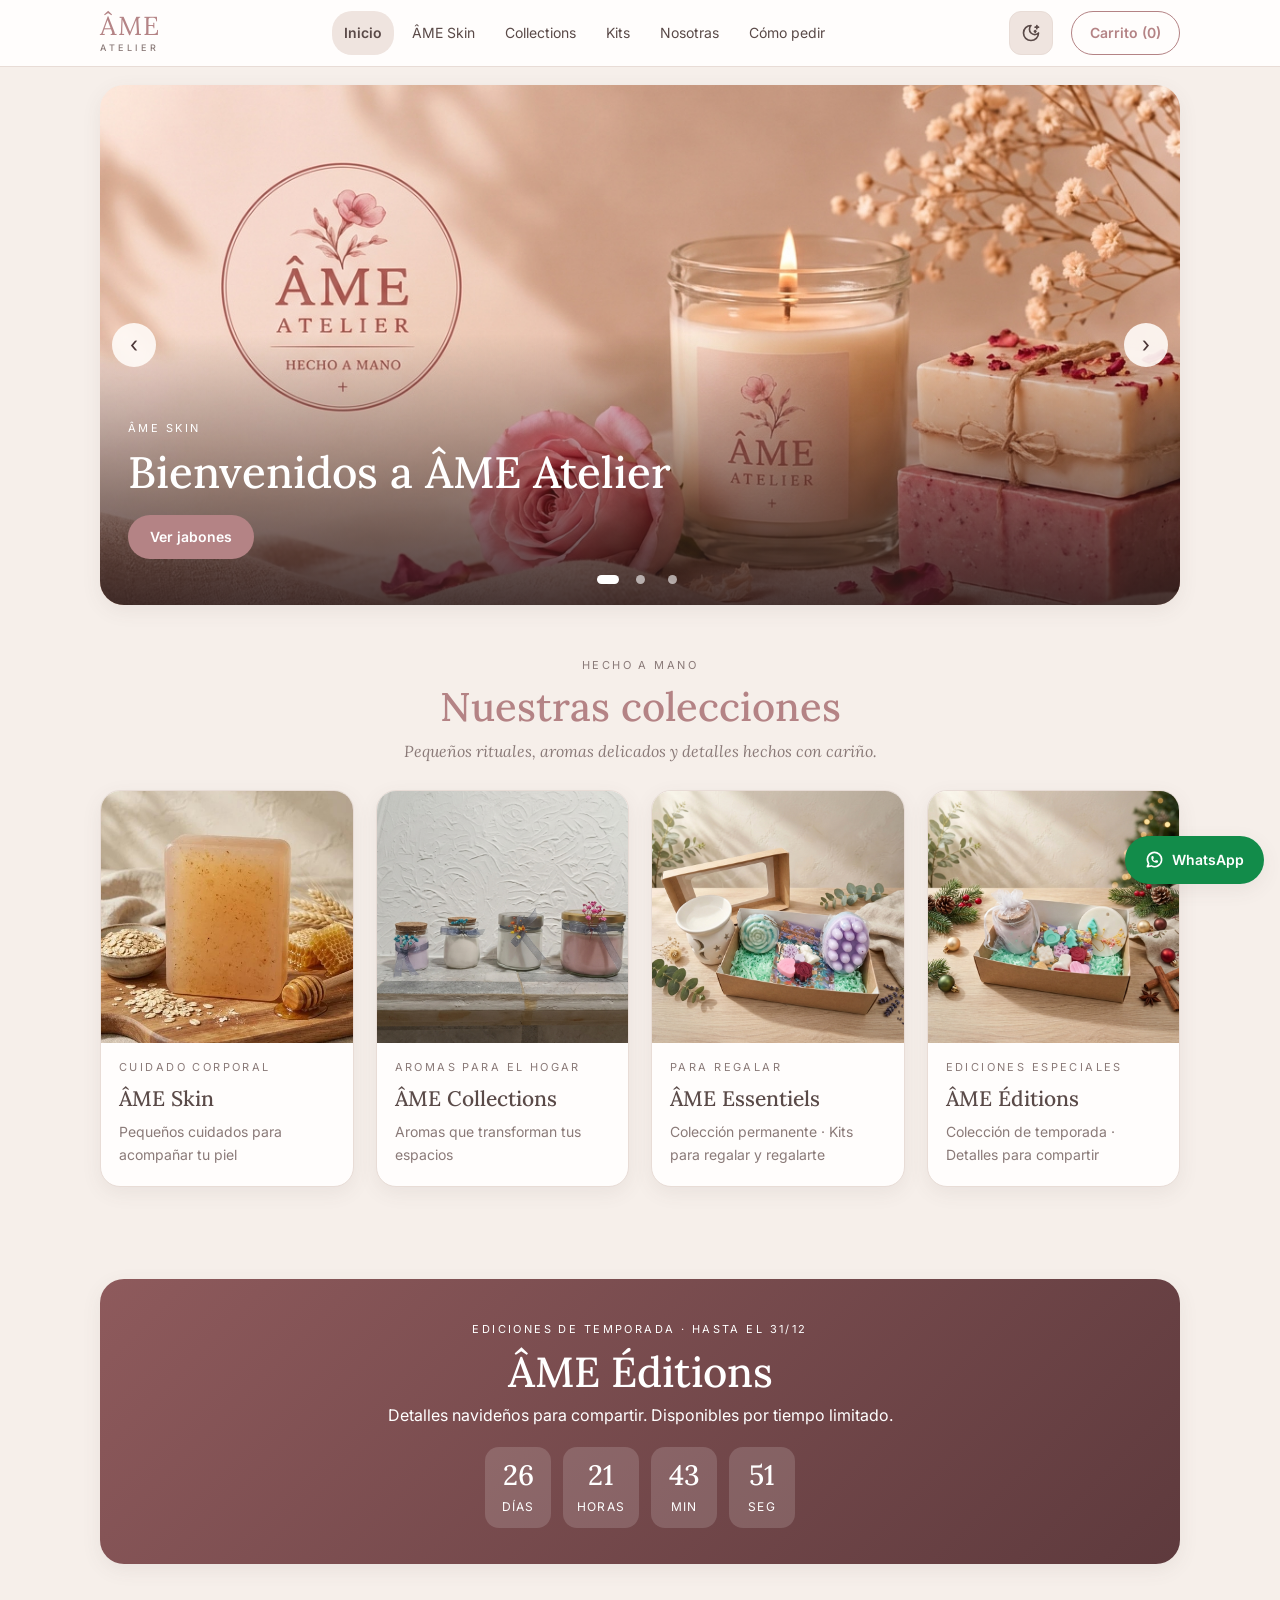
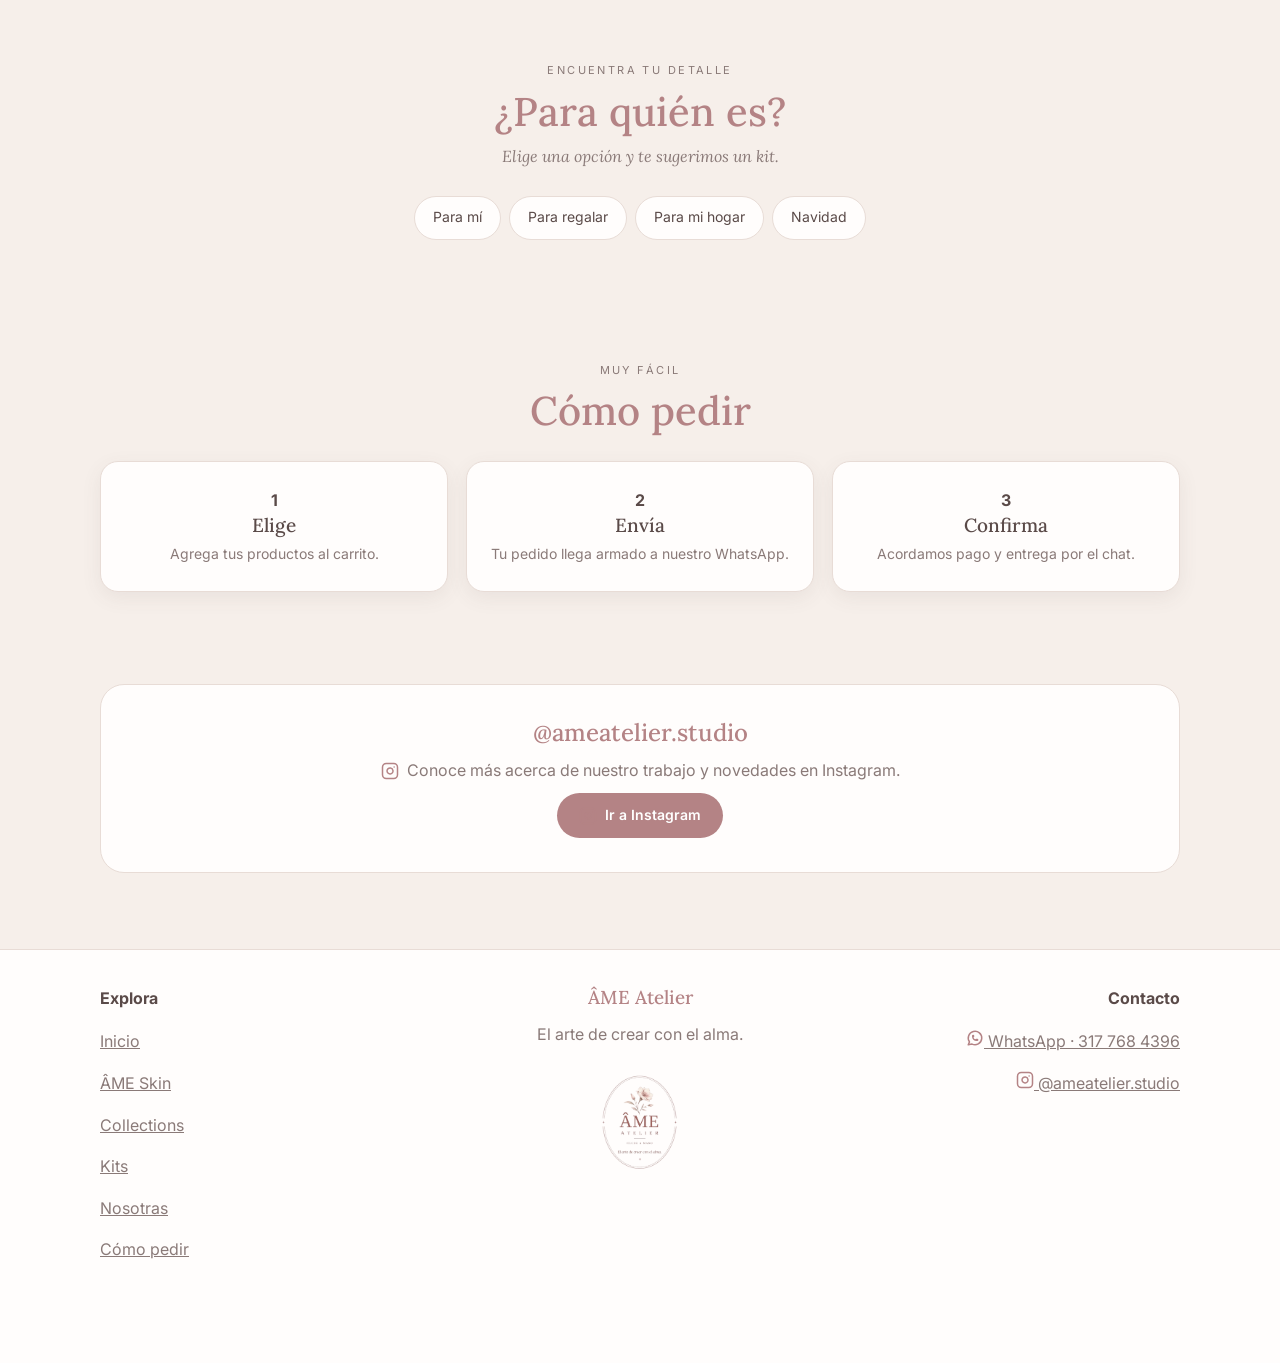
<file: index.html>
<!doctype html>
<html lang="es">

<head>
    <meta charset="utf-8">
    <meta name="viewport" content="width=device-width, initial-scale=1, viewport-fit=cover">
    <title>Inicio · ÂME Atelier</title>
    <link
        href="https://fonts.googleapis.com/css2?family=Lora:ital,wght@0,500;1,400&family=Inter:wght@300;400;500;600&display=swap"
        rel="stylesheet">
    <link rel="stylesheet" href="css/styles.css">
</head>

<body data-page="home">
    <div id="site-header"></div>
    <main id="main">
        <div class="w">
            <div class="hero" role="region" aria-roledescription="carrusel" aria-label="Colecciones destacadas">
                <div class="tr" id="tr"></div><button class="ar l" id="pv" aria-label="Anterior">‹</button><button
                    class="ar r" id="nx" aria-label="Siguiente">›</button>
                <div class="dots" id="dt"></div>
            </div>
        </div>
        <section>
            <div class="w">
                <div class="hd rv"><span class="k">Hecho a mano</span>
                    <h2>Nuestras colecciones</h2>
                    <p>Pequeños rituales, aromas delicados y detalles hechos con cariño.</p>
                </div>
                <div class="cols" id="cols"></div>
            </div>
        </section>
        <section>
            <div class="w"><a class="ban rv" id="ban" href="kits.html#editions" hidden><span class="k"
                        style="color:#fff">Ediciones de temporada · hasta el 31/12</span>
                    <h2>ÂME Éditions</h2>
                    <p>Detalles navideños para compartir. Disponibles por tiempo limitado.</p>
                    <div class="cdn" id="cdn" aria-live="off"></div>
                </a></div>
        </section>
        <section>
            <div class="w">
                <div class="hd rv"><span class="k">Encuentra tu detalle</span>
                    <h2>¿Para quién es?</h2>
                    <p>Elige una opción y te sugerimos un kit.</p>
                </div>
                <div class="chips rv" id="qz"></div>
                <div class="g" id="qr" aria-live="polite"></div>
            </div>
        </section>
        <section>
            <div class="w">
                <div class="hd rv"><span class="k">Muy fácil</span>
                    <h2>Cómo pedir</h2>
                </div>
                <div class="steps rv">
                    <div><b>1</b>
                        <h3>Elige</h3>
                        <p>Agrega tus productos al carrito.</p>
                    </div>
                    <div><b>2</b>
                        <h3>Envía</h3>
                        <p>Tu pedido llega armado a nuestro WhatsApp.</p>
                    </div>
                    <div><b>3</b>
                        <h3>Confirma</h3>
                        <p>Acordamos pago y entrega por el chat.</p>
                    </div>
                </div>
            </div>
        </section>
        <section>
            <div class="w">
                <div class="ig rv">
                    <h2>@ameatelier.studio</h2>
                    <p>Conoce más acerca de nuestro trabajo y novedades en Instagram.</p><a class="btn"
                        href="https://instagram.com/ameatelier.studio" target="_blank" rel="noopener">Ir a Instagram</a>
                </div>
            </div>
        </section>
    </main>
    <div id="site-footer"></div>
    <script src="js/config.js"></script>
    <script src="js/data.js"></script>
    <script src="js/utils.js"></script>
    <script src="js/cart.js"></script>
    <script src="js/sheets.js"></script>
    <script src="js/layout.js"></script>
    <script src="js/pages/home.js"></script>
</body>

</html>
</file>
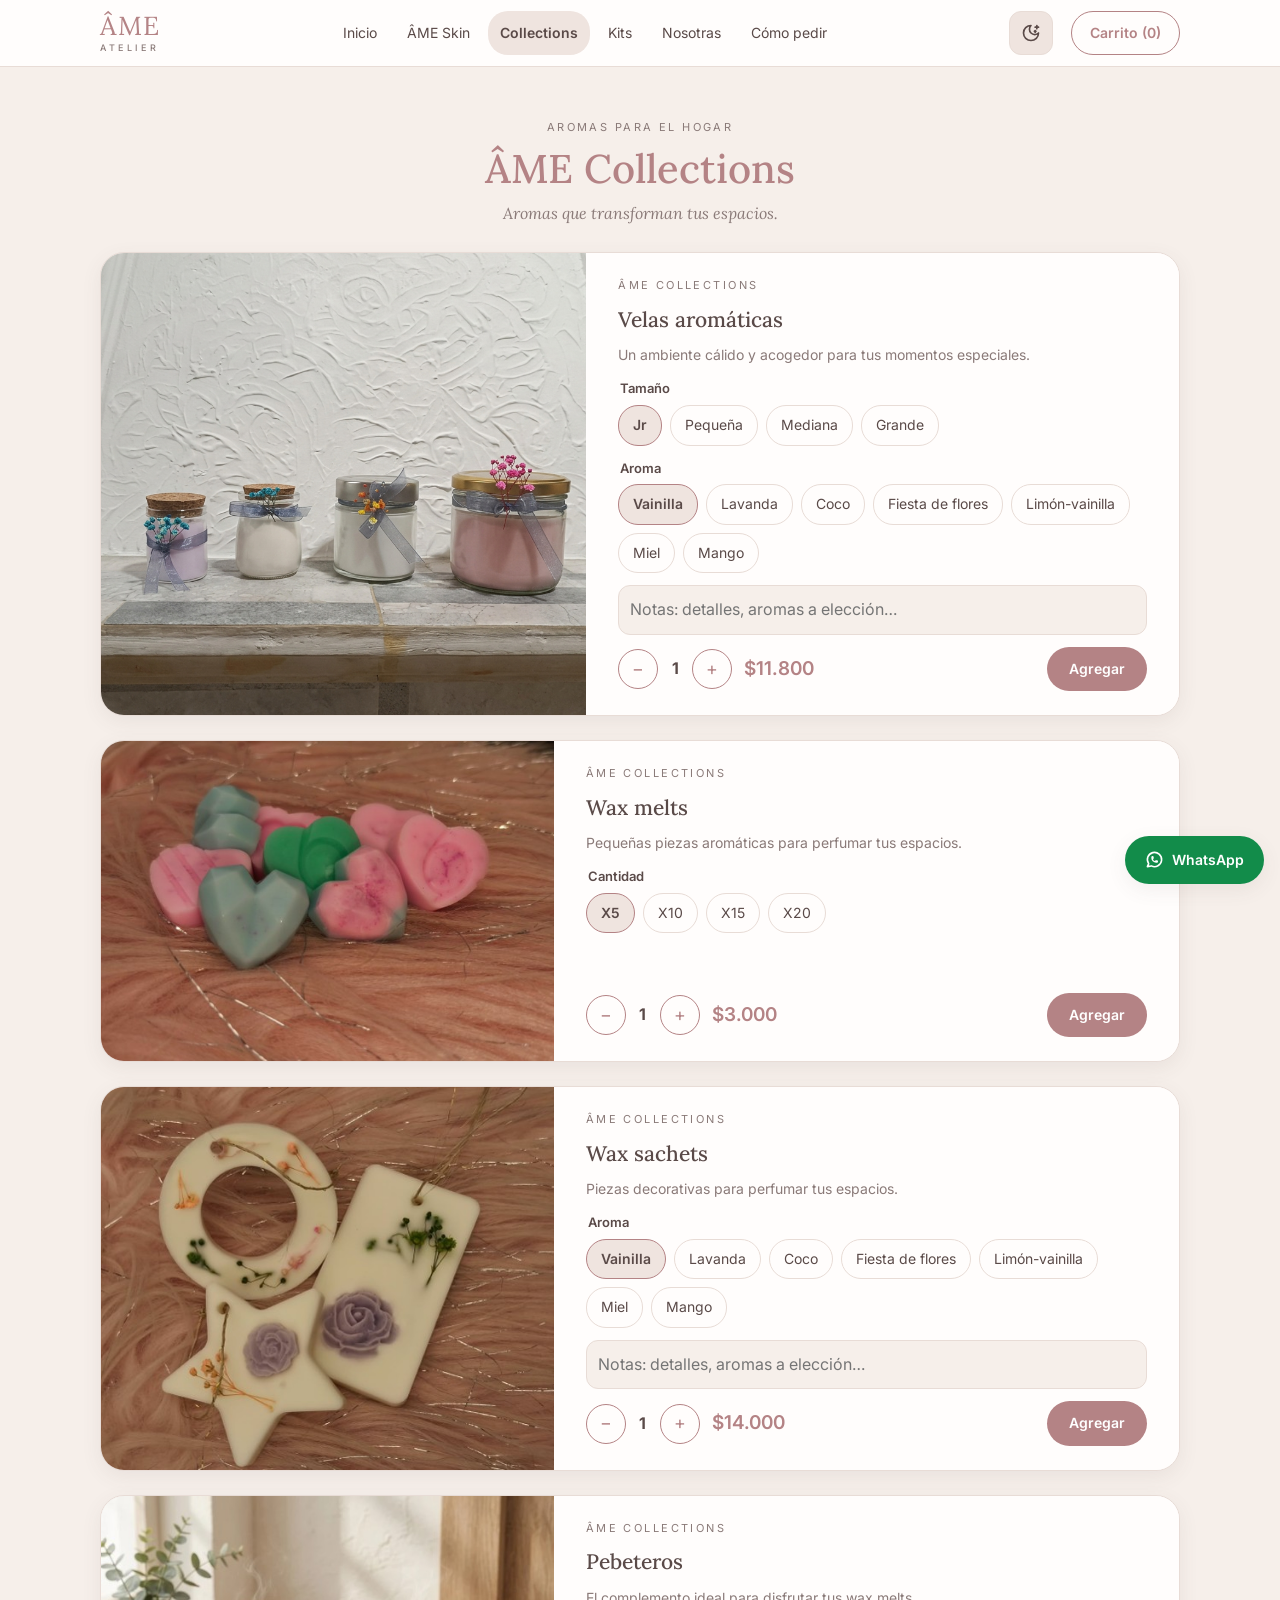
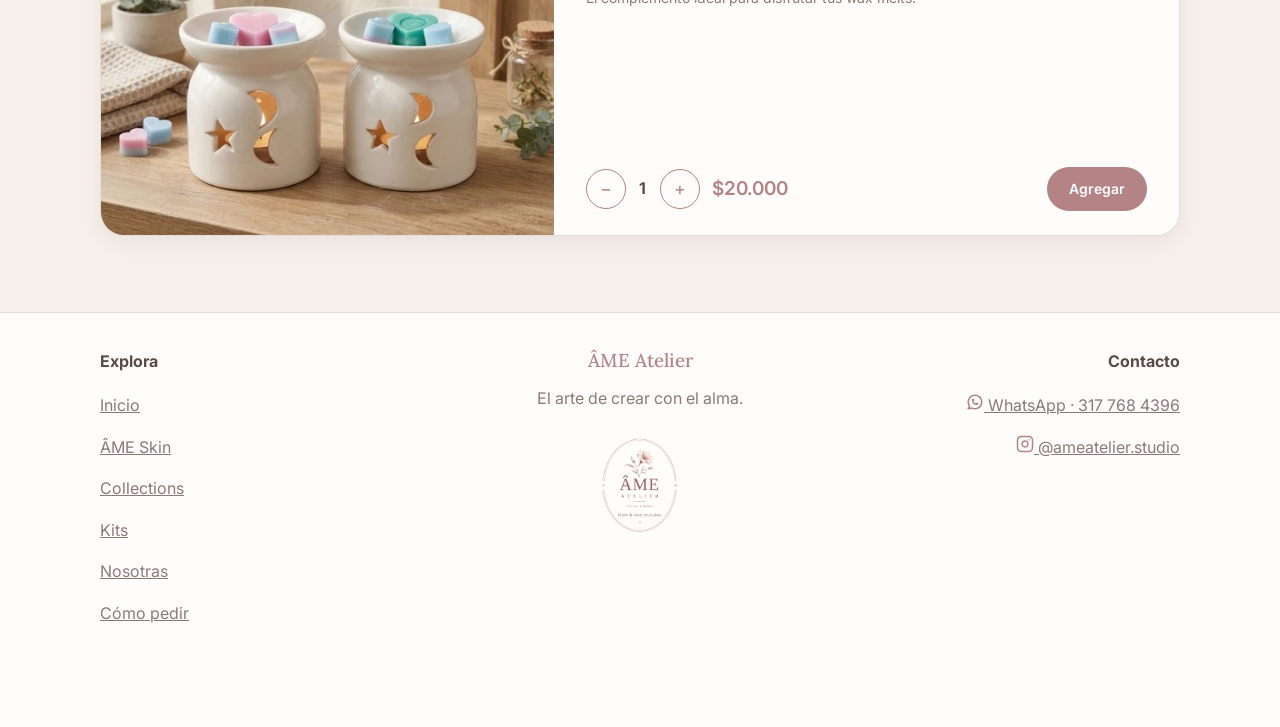
<file: collections.html>
<!doctype html>
<html lang="es">

<head>
    <meta charset="utf-8">
    <meta name="viewport" content="width=device-width, initial-scale=1, viewport-fit=cover">
    <title>ÂME Collections · ÂME Atelier</title>
    <link
        href="https://fonts.googleapis.com/css2?family=Lora:ital,wght@0,500;1,400&family=Inter:wght@300;400;500;600&display=swap"
        rel="stylesheet">
    <link rel="stylesheet" href="css/styles.css">
</head>

<body data-page="collections">
    <div id="site-header"></div>
    <main id="main">
        <section>
            <div class="w">
                <div class="hd rv"><span class="k">Aromas para el hogar</span>
                    <h1>ÂME Collections</h1>
                    <p>Aromas que transforman tus espacios.</p>
                </div>
                <div class="stk" id="stk"></div>
            </div>
        </section>
    </main>
    <div id="site-footer"></div>
    <script src="js/config.js"></script>
    <script src="js/data.js"></script>
    <script src="js/utils.js"></script>
    <script src="js/cart.js"></script>
    <script src="js/sheets.js"></script>
    <script src="js/layout.js"></script>
    <script src="js/pages/collections.js"></script>
</body>

</html>
</file>
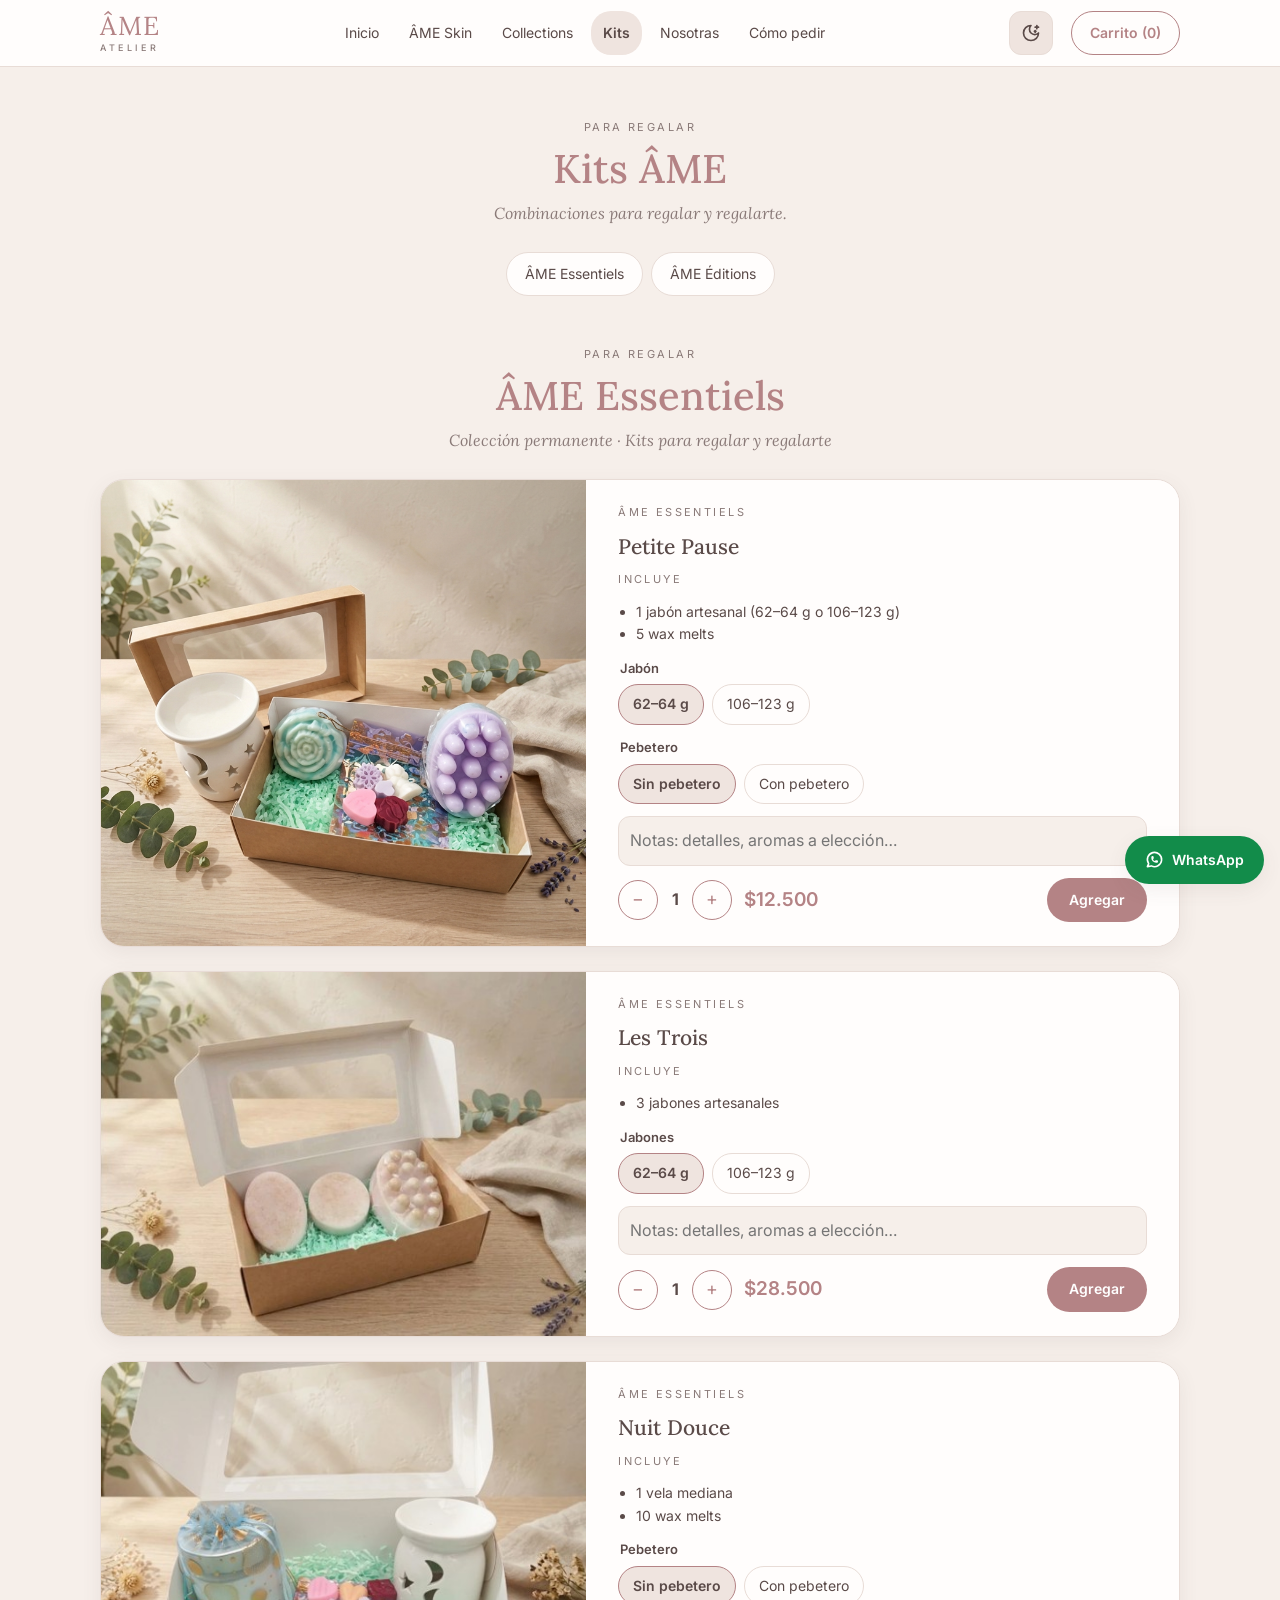
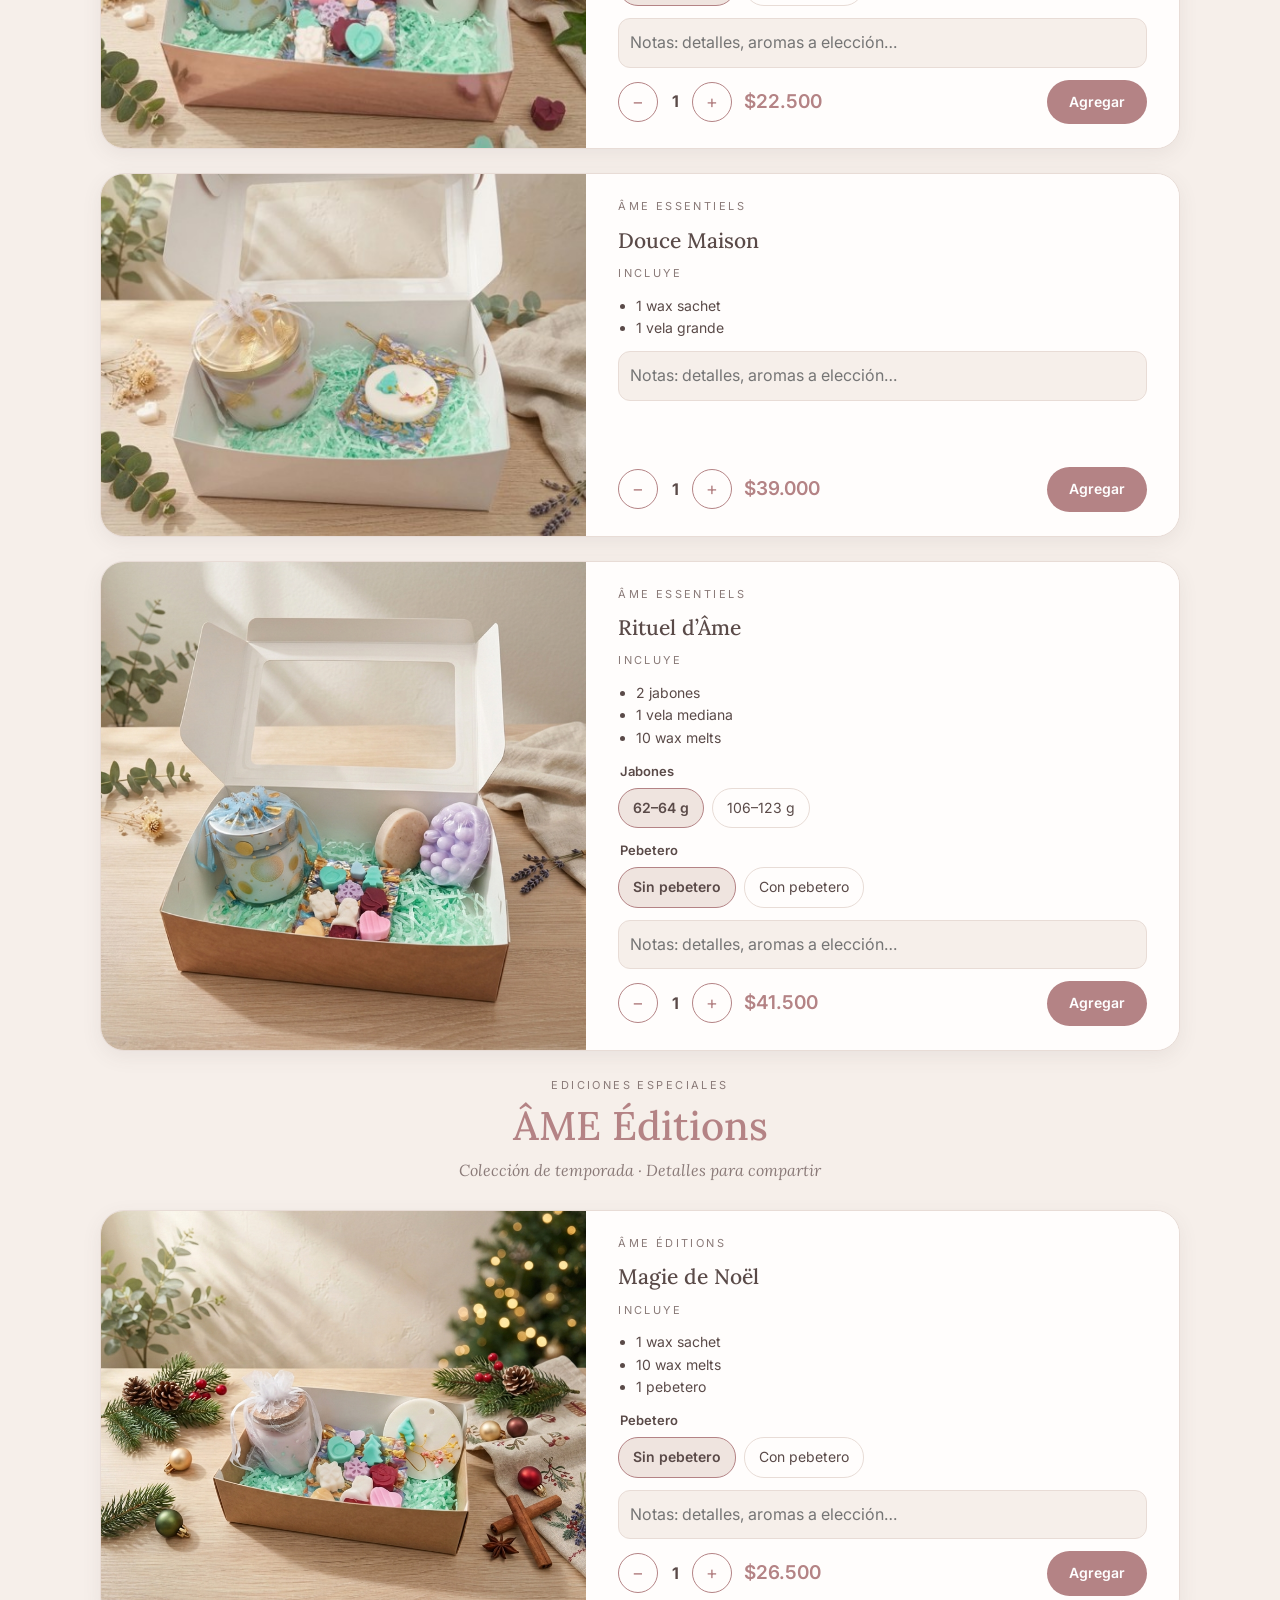
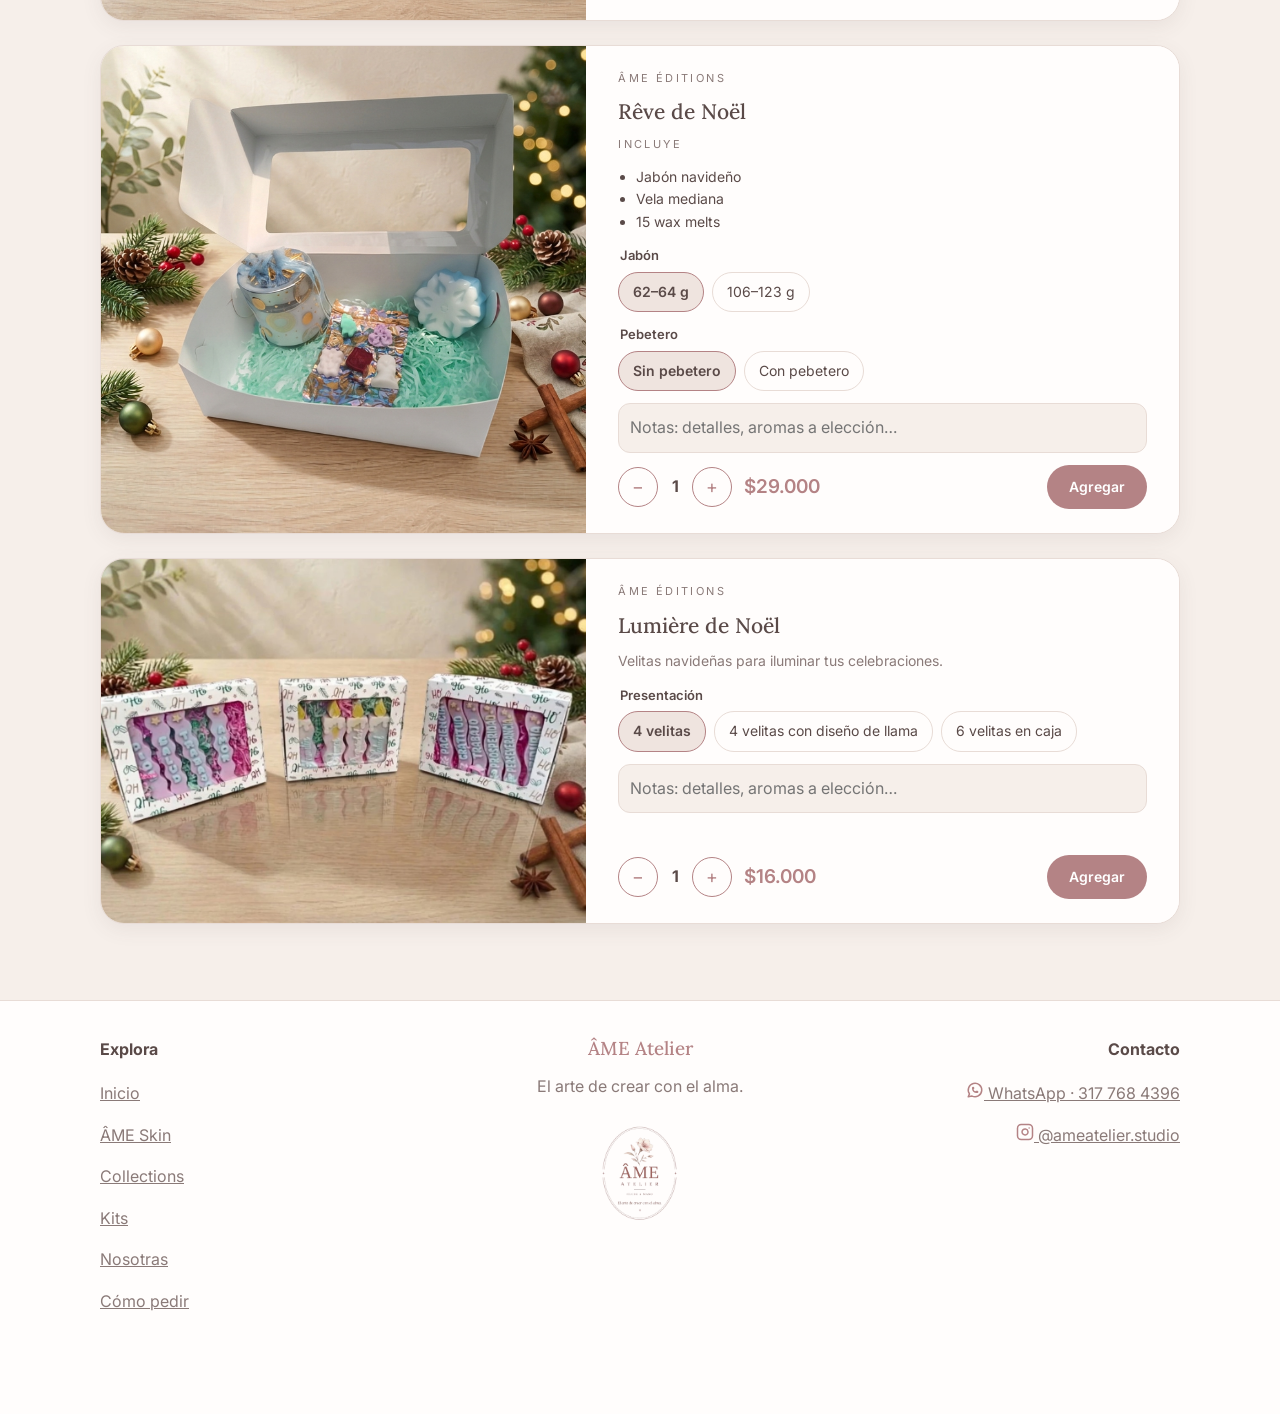
<file: kits.html>
<!doctype html>
<html lang="es">

<head>
    <meta charset="utf-8">
    <meta name="viewport" content="width=device-width, initial-scale=1, viewport-fit=cover">
    <title>Kits · ÂME Atelier</title>
    <link
        href="https://fonts.googleapis.com/css2?family=Lora:ital,wght@0,500;1,400&family=Inter:wght@300;400;500;600&display=swap"
        rel="stylesheet">
    <link rel="stylesheet" href="css/styles.css">
</head>

<body data-page="kits">
    <div id="site-header"></div>
    <main id="main">
        <section>
            <div class="w">
                <div class="hd rv"><span class="k">Para regalar</span>
                    <h1>Kits ÂME</h1>
                    <p>Combinaciones para regalar y regalarte.</p>
                </div>
                <nav class="chips rv" aria-label="Colecciones de kits"><a class="chip" href="#essentiels">ÂME
                        Essentiels</a><a class="chip" href="#editions">ÂME Éditions</a></nav>
                <div id="kg"></div>
            </div>
        </section>
    </main>
    <div id="site-footer"></div>
    <script src="js/config.js"></script>
    <script src="js/data.js"></script>
    <script src="js/utils.js"></script>
    <script src="js/cart.js"></script>
    <script src="js/sheets.js"></script>
    <script src="js/layout.js"></script>
    <script src="js/pages/kits.js"></script>
</body>

</html>
</file>
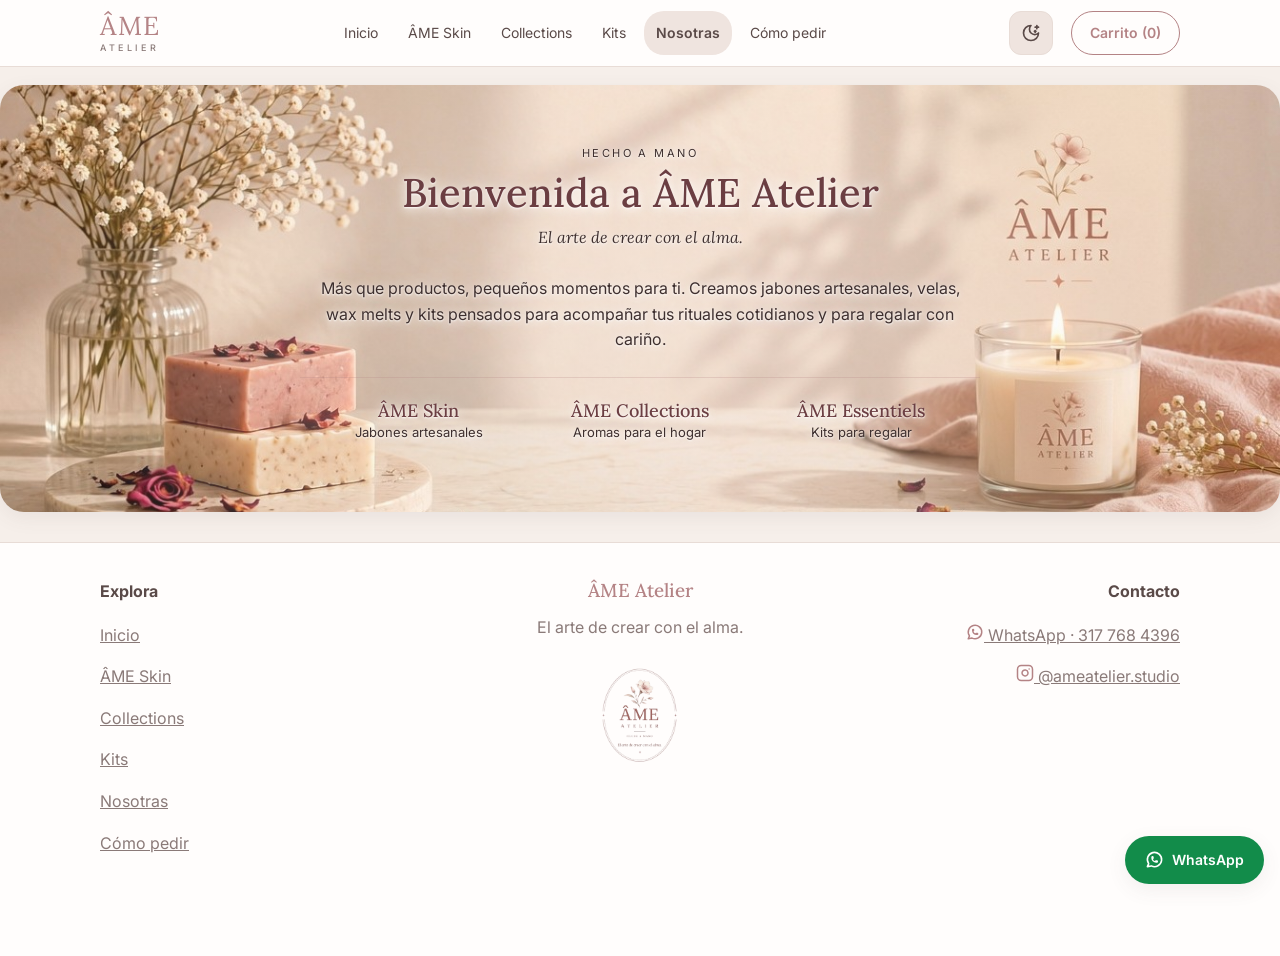
<file: nosotras.html>
<!doctype html>
<html lang="es">

<head>
    <meta charset="utf-8">
    <meta name="viewport" content="width=device-width, initial-scale=1, viewport-fit=cover">
    <title>Nosotras · ÂME Atelier</title>
    <link
        href="https://fonts.googleapis.com/css2?family=Lora:ital,wght@0,500;1,400&family=Inter:wght@300;400;500;600&display=swap"
        rel="stylesheet">
    <link rel="stylesheet" href="css/styles.css">
</head>

<body data-page="nosotras">
    <div id="site-header"></div>
    <main id="main">
        <section class="nosotras-hero-bg">
            <div class="w">
                <div class="hd rv">
                    <span class="k">Hecho a mano</span>
                    <h1>Bienvenida a ÂME Atelier</h1>
                    <p>El arte de crear con el alma.</p>
                </div>
                <p class="rv" style="max-width:660px;margin:0 auto;text-align:center">Más que productos, pequeños
                    momentos para ti. Creamos jabones artesanales, velas, wax melts y kits pensados para acompañar tus
                    rituales cotidianos y para regalar con cariño.</p>
                <div class="nosotras-cols rv">
                    <div class="nosotras-item">
                        <h3>ÂME Skin</h3>
                        <p>Jabones artesanales</p>
                    </div>
                    <div class="nosotras-item">
                        <h3>ÂME Collections</h3>
                        <p>Aromas para el hogar</p>
                    </div>
                    <div class="nosotras-item">
                        <h3>ÂME Essentiels</h3>
                        <p>Kits para regalar</p>
                    </div>
                </div>
            </div>
        </section>
    </main>
    <div id="site-footer"></div>
    <script src="js/config.js"></script>
    <script src="js/data.js"></script>
    <script src="js/utils.js"></script>
    <script src="js/cart.js"></script>
    <script src="js/sheets.js"></script>
    <script src="js/layout.js"></script>
</body>

</html>
</file>
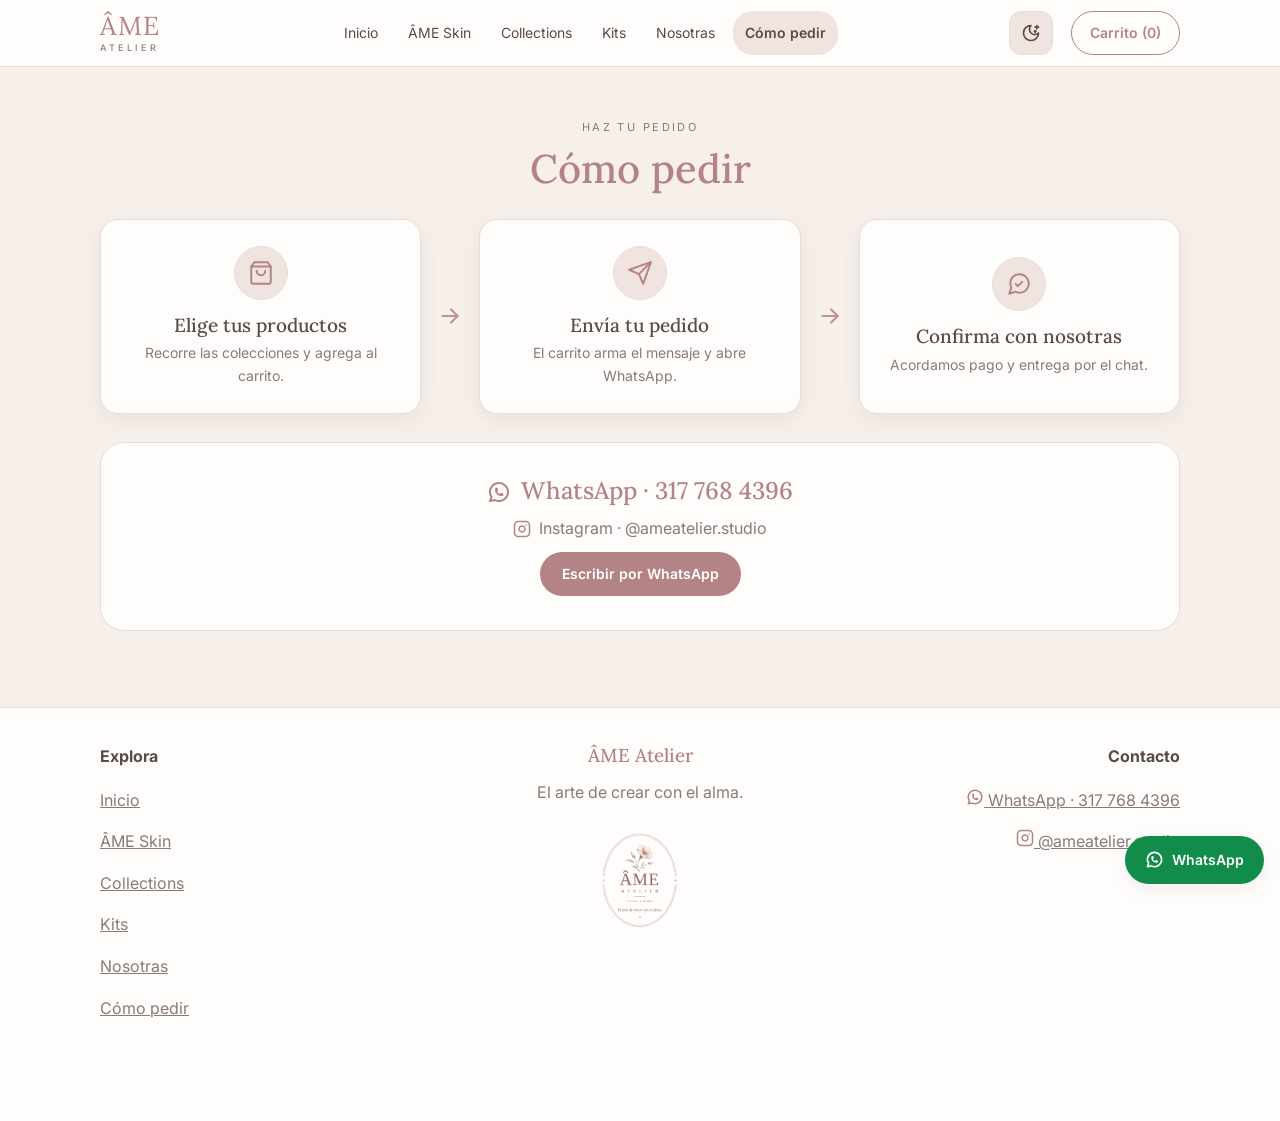
<file: pedir.html>
<!doctype html>
<html lang="es">

<head>
    <meta charset="utf-8">
    <meta name="viewport" content="width=device-width, initial-scale=1, viewport-fit=cover">
    <title>Cómo pedir · ÂME Atelier</title>
    <link
        href="https://fonts.googleapis.com/css2?family=Lora:ital,wght@0,500;1,400&family=Inter:wght@300;400;500;600&display=swap"
        rel="stylesheet">
    <link rel="stylesheet" href="css/styles.css">
</head>

<body data-page="pedir">
    <div id="site-header"></div>
    <main id="main">
        <section>
            <div class="w">
                <div class="hd rv"><span class="k">Haz tu pedido</span>
                    <h1>Cómo pedir</h1>
                </div>
                <div class="steps flow rv">
                    <div class="step-card">
                        <span class="step-ico" aria-hidden="true">
                            <svg viewBox="0 0 24 24" fill="none" stroke="currentColor" stroke-width="1.8" stroke-linecap="round" stroke-linejoin="round">
                                <path d="M6 2 3 6v14a2 2 0 0 0 2 2h14a2 2 0 0 0 2-2V6l-3-4Z" />
                                <path d="M3 6h18" />
                                <path d="M16 10a4 4 0 0 1-8 0" />
                            </svg>
                        </span>
                        <h3>Elige tus productos</h3>
                        <p>Recorre las colecciones y agrega al carrito.</p>
                    </div>

                    <div class="step-arrow" aria-hidden="true">
                        <svg viewBox="0 0 24 24" fill="none" stroke="currentColor" stroke-width="2" stroke-linecap="round" stroke-linejoin="round">
                            <path d="M5 12h14" />
                            <path d="m13 6 6 6-6 6" />
                        </svg>
                    </div>

                    <div class="step-card">
                        <span class="step-ico" aria-hidden="true">
                            <svg viewBox="0 0 24 24" fill="none" stroke="currentColor" stroke-width="1.8" stroke-linecap="round" stroke-linejoin="round">
                                <path d="m22 2-7 20-4-9-9-4Z" />
                                <path d="M22 2 11 13" />
                            </svg>
                        </span>
                        <h3>Envía tu pedido</h3>
                        <p>El carrito arma el mensaje y abre WhatsApp.</p>
                    </div>

                    <div class="step-arrow" aria-hidden="true">
                        <svg viewBox="0 0 24 24" fill="none" stroke="currentColor" stroke-width="2" stroke-linecap="round" stroke-linejoin="round">
                            <path d="M5 12h14" />
                            <path d="m13 6 6 6-6 6" />
                        </svg>
                    </div>

                    <div class="step-card">
                        <span class="step-ico" aria-hidden="true">
                            <svg viewBox="0 0 24 24" fill="none" stroke="currentColor" stroke-width="1.8" stroke-linecap="round" stroke-linejoin="round">
                                <path d="M21 11.5a8.38 8.38 0 0 1-.9 3.8 8.5 8.5 0 0 1-7.6 4.7 8.38 8.38 0 0 1-3.8-.9L3 21l1.9-5.7a8.38 8.38 0 0 1-.9-3.8 8.5 8.5 0 0 1 4.7-7.6 8.38 8.38 0 0 1 3.8-.9h.5a8.48 8.48 0 0 1 8 8v.5z" />
                                <path d="m9 12 2 2 4-4" />
                            </svg>
                        </span>
                        <h3>Confirma con nosotras</h3>
                        <p>Acordamos pago y entrega por el chat.</p>
                    </div>
                </div>
                <div class="ig rv" style="margin-top:28px">
                    <h2 class="pedir-wa">WhatsApp · 317 768 4396</h2>
                    <p class="pedir-ig">Instagram · @ameatelier.studio</p><a class="btn" id="pw" href="#" target="_blank"
                        rel="noopener">Escribir por WhatsApp</a>
                </div>
            </div>
        </section>
    </main>
    <div id="site-footer"></div>
    <script src="js/config.js"></script>
    <script src="js/data.js"></script>
    <script src="js/utils.js"></script>
    <script src="js/cart.js"></script>
    <script src="js/sheets.js"></script>
    <script src="js/layout.js"></script>
    <script src="js/pages/pedir.js"></script>
</body>

</html>
</file>
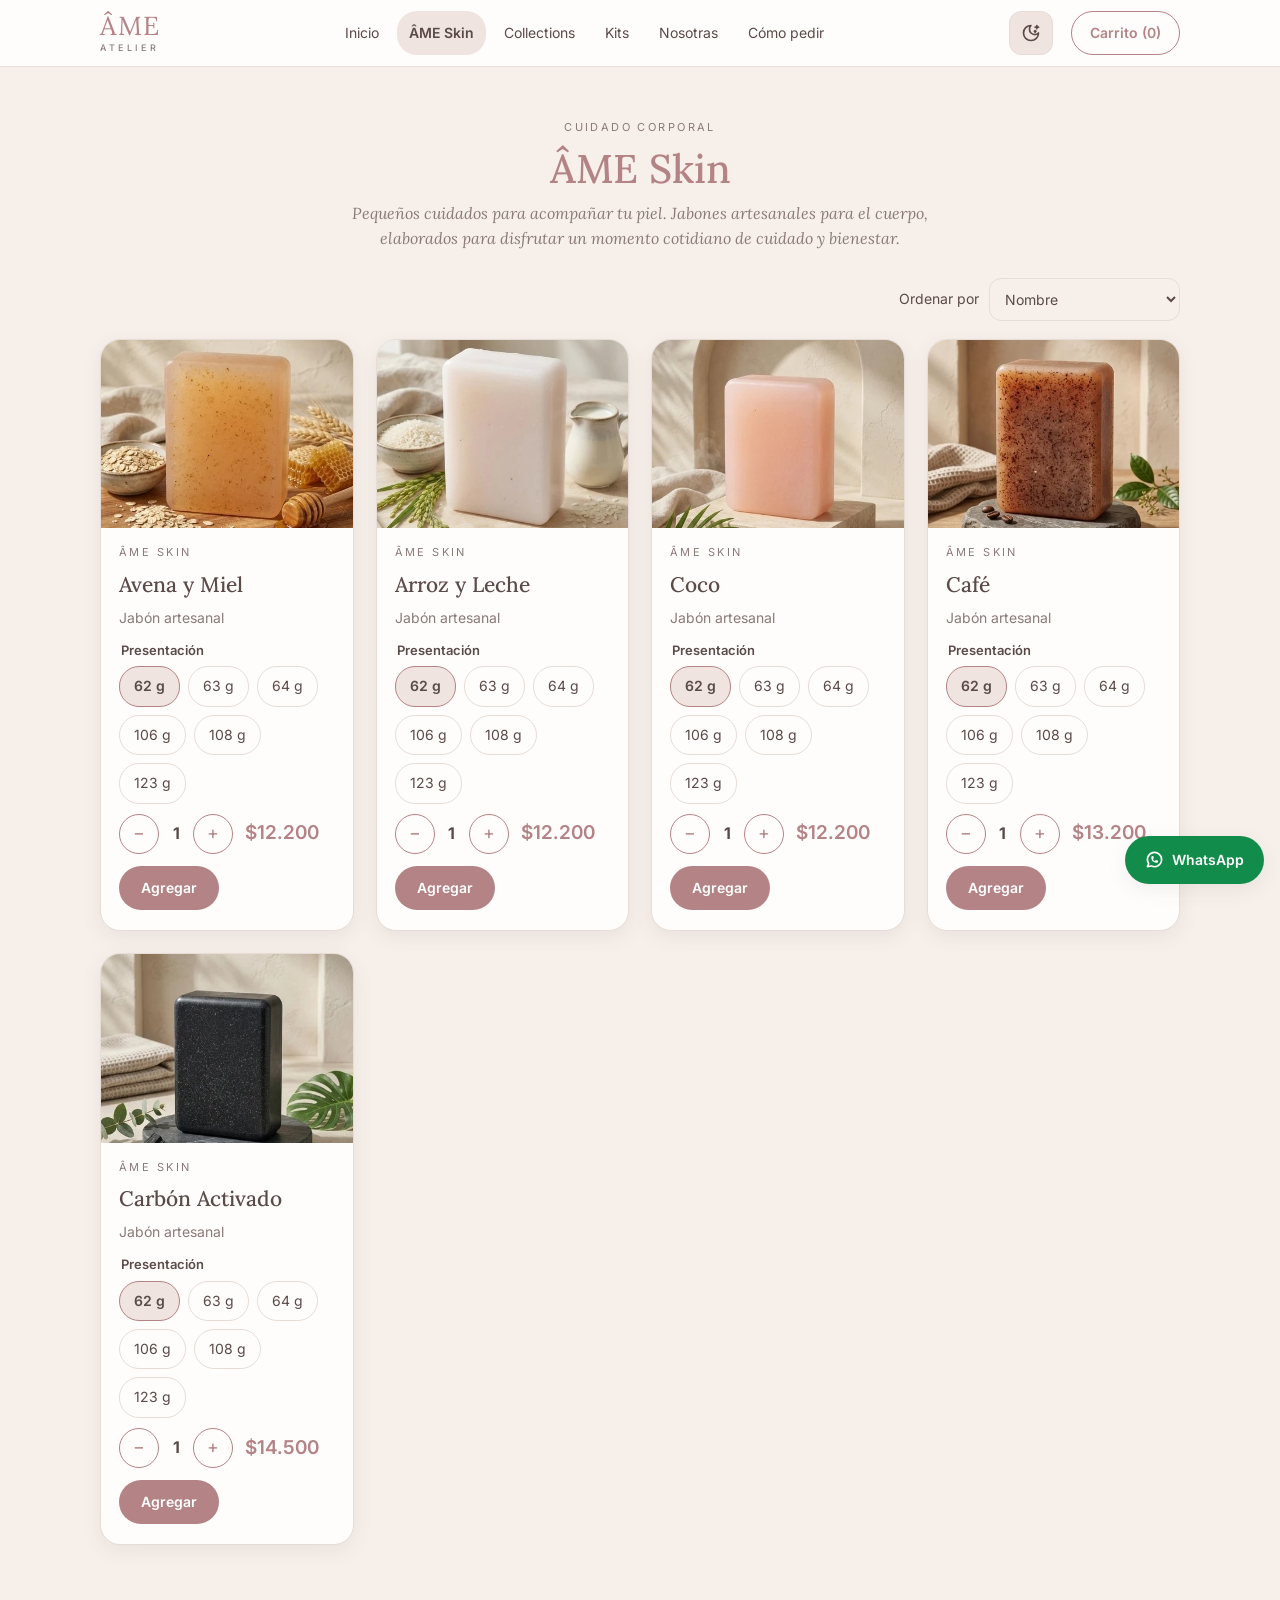
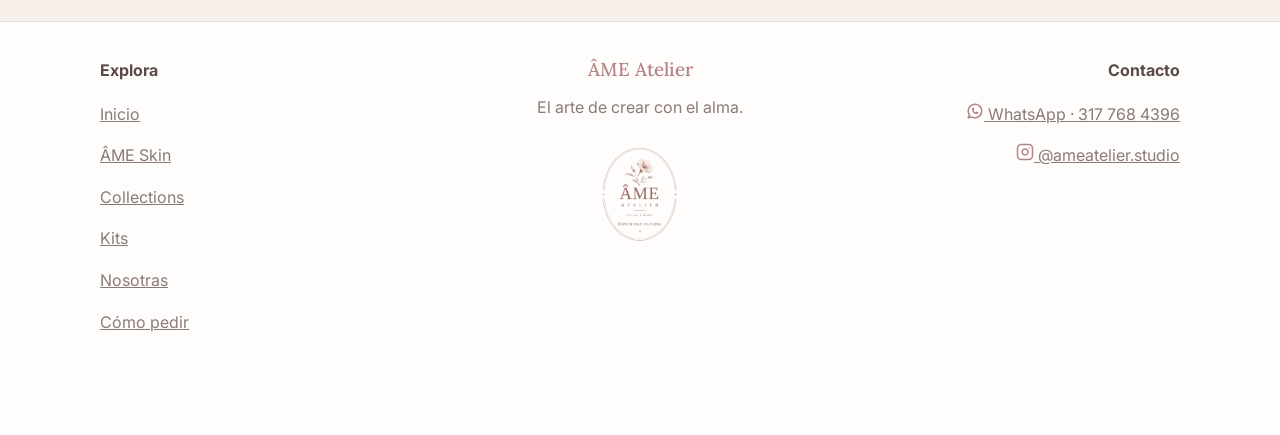
<file: skin.html>
<!doctype html>
<html lang="es">

<head>
    <meta charset="utf-8">
    <meta name="viewport" content="width=device-width, initial-scale=1, viewport-fit=cover">
    <title>ÂME Skin · ÂME Atelier</title>
    <link
        href="https://fonts.googleapis.com/css2?family=Lora:ital,wght@0,500;1,400&family=Inter:wght@300;400;500;600&display=swap"
        rel="stylesheet">
    <link rel="stylesheet" href="css/styles.css">
</head>

<body data-page="skin">
    <div id="site-header"></div>
    <main id="main">
        <section>
            <div class="w">
                <div class="hd rv"><span class="k">Cuidado corporal</span>
                    <h1>ÂME Skin</h1>
                    <p>Pequeños cuidados para acompañar tu piel. Jabones artesanales para el cuerpo, elaborados para
                        disfrutar un momento cotidiano de cuidado y bienestar.</p>
                </div>
                <div class="bar rv"><label for="so">Ordenar por</label><select id="so" class="i">
                        <option value="n">Nombre</option>
                        <option value="a">Precio: menor a mayor</option>
                        <option value="d">Precio: mayor a menor</option>
                    </select></div>
                <div class="g" id="gr"></div>
            </div>
        </section>
    </main>
    <div id="site-footer"></div>
    <script src="js/config.js"></script>
    <script src="js/data.js"></script>
    <script src="js/utils.js"></script>
    <script src="js/cart.js"></script>
    <script src="js/sheets.js"></script>
    <script src="js/layout.js"></script>
    <script src="js/pages/skin.js"></script>
</body>

</html>
</file>
<file: css/styles.css>
/* ÂME Atelier – estilos. Colores en :root (claro y oscuro). */
:root {
    --bg: #F6EFEA;
    --card: #FFFDFC;
    --ink: #5A4A48;
    --mut: #8A7A78;
    --rose: #B48385;
    --pill: #EFE4DF;
    --line: #E8DCD6;
    --btn: #B48385;
    --btnt: #FFFFFF;
    --sh: 0 6px 20px rgba(90, 74, 72, 0.08);
    color-scheme: light;
    box-sizing: border-box;
    padding-top: env(safe-area-inset-top, 0px);
    padding-bottom: env(safe-area-inset-bottom, 0px);
}

@media (prefers-color-scheme: dark) {
    :root:not([data-theme="light"]) {
        --bg: #2A1F20;
        --card: #35282A;
        --ink: #F3E4DF;
        --mut: #D2BDB8;
        --rose: #E3B7B3;
        --pill: #5A4042;
        --line: #4A3638;
        --btn: #E3B7B3;
        --btnt: #2A1F20;
        --sh: 0 6px 20px #0006;
        color-scheme: dark;
    }
}

:root[data-theme="dark"] {
    --bg: #2A1F20;
    --card: #35282A;
    --ink: #F3E4DF;
    --mut: #D2BDB8;
    --rose: #E3B7B3;
    --pill: #5A4042;
    --line: #4A3638;
    --btn: #E3B7B3;
    --btnt: #2A1F20;
    --sh: 0 6px 20px #0006;
    color-scheme: dark;
}

html {
    scroll-padding-top: calc(env(safe-area-inset-top, 0px) + 76px);
    scroll-behavior: smooth
}

*, *::before, *::after {
    box-sizing: border-box
}

body {
    margin: 0;
    background: var(--bg);
    color: var(--ink);
    font: 400 16px/1.6 Inter, system-ui, sans-serif
}

body::before {
    content: "";
    position: fixed;
    inset: 0 0 auto;
    height: env(safe-area-inset-top, 0px);
    background: var(--card);
    z-index: 30
}

h1,
h2,
h3 {
    font-family: Lora, Georgia, serif;
    font-weight: 500;
    margin: 0;
    line-height: 1.2
}

button,
input,
select,
textarea {
    font: inherit;
    color: inherit
}

button {
    cursor: pointer
}

a {
    color: var(--rose)
}

.w {
    max-width: 1120px;
    margin: 0 auto;
    padding: 0 20px
}

.k {
    font-size: 11px;
    letter-spacing: .22em;
    text-transform: uppercase;
    color: var(--mut)
}

.s {
    font-size: 14px;
    color: var(--mut);
    margin: 0
}

header {
    position: sticky;
    top: env(safe-area-inset-top, 0px);
    z-index: 20;
    background: var(--card);
    border-bottom: 1px solid var(--line)
}

header .w {
    display: flex;
    align-items: center;
    gap: 18px;
    height: 66px
}

.lg {
    display: flex;
    align-items: center;
    gap: 10px;
    font-family: Lora, serif;
    font-size: 26px;
    color: var(--rose);
    letter-spacing: .06em;
    line-height: 1;
    text-decoration: none
}

.lg img {
    height: 44px;
    width: auto
}

.lg small {
    display: block;
    font: 500 9px Inter;
    letter-spacing: .4em;
    color: var(--mut);
    margin-top: 3px
}

nav#nv {
    flex: 1;
    display: flex;
    gap: 6px;
    justify-content: center
}

nav#nv a {
    color: var(--ink);
    text-decoration: none;
    font-size: 14px;
    padding: 10px 12px;
    border-radius: 20px;
    min-height: 44px;
    display: flex;
    align-items: center
}

nav#nv a:hover {
    background: var(--pill)
}

nav#nv a[aria-current=page] {
    background: var(--pill);
    font-weight: 600
}

.mb {
    display: none;
    width: 44px;
    height: 44px;
    border: 1px solid var(--line);
    border-radius: 12px;
    background: none;
    font-size: 20px
}

@media(max-width:860px) {
    .mb {
        display: block
    }

    header .w {
        gap: 10px
    }

    .lg {
        flex: 1
    }

    nav#nv {
        display: none;
        position: absolute;
        top: 66px;
        left: 0;
        right: 0;
        background: var(--card);
        flex-direction: column;
        padding: 10px 20px 16px;
        border-bottom: 1px solid var(--line)
    }

    nav#nv.open {
        display: flex
    }
}

.btn {
    background: var(--btn);
    color: var(--btnt);
    border: 0;
    border-radius: 26px;
    padding: 11px 22px;
    min-height: 44px;
    font-weight: 600;
    font-size: 14px;
    text-decoration: none;
    display: inline-flex;
    align-items: center;
    justify-content: center
}

.btn2 {
    background: transparent;
    color: var(--rose);
    border: 1.5px solid var(--rose);
    border-radius: 26px;
    padding: 9px 18px;
    min-height: 44px;
    font-weight: 600;
    font-size: 14px
}

.hero {
    position: relative;
    overflow: hidden;
    border-radius: 24px;
    margin-top: 18px;
    box-shadow: var(--sh)
}

.tr {
    display: flex;
    transition: transform .6s ease
}

.sl {
    min-width: 100%;
    height: clamp(340px, 56vw, 520px);
    background: #8E5A5C center/cover;
    position: relative;
    color: #fff
}

.sl>div {
    position: absolute;
    inset: auto 0 0 0;
    padding: 80px 28px 46px;
    background: linear-gradient(transparent, #2a1a1ad9)
}

.sl h2 {
    font-size: clamp(26px, 5vw, 44px);
    max-width: 600px;
    margin: 6px 0 16px
}

.ar {
    position: absolute;
    top: 50%;
    transform: translateY(-50%);
    width: 44px;
    height: 44px;
    border-radius: 50%;
    border: 0;
    background: #fffbf8e6;
    color: #4A3535;
    font-size: 22px
}

.ar.l {
    left: 12px
}

.ar.r {
    right: 12px
}

.dots {
    position: absolute;
    bottom: 12px;
    left: 0;
    right: 0;
    display: flex;
    justify-content: center;
    gap: 4px
}

.dots button {
    width: 28px;
    height: 28px;
    border: 0;
    background: none;
    padding: 0;
    display: grid;
    place-items: center
}

.dots i {
    width: 9px;
    height: 9px;
    border-radius: 50%;
    background: #fff9;
    display: block
}

.dots [aria-current=true] i {
    background: #fff;
    width: 22px;
    border-radius: 6px
}

section {
    padding: 46px 0
}

.hd {
    text-align: center;
    margin-bottom: 26px
}

.hd h1,
.hd h2 {
    font-size: clamp(28px, 4.4vw, 40px);
    color: var(--rose);
    margin-top: 6px
}

.hd p {
    font-family: Lora;
    font-style: italic;
    color: var(--mut);
    margin: 8px auto 0;
    max-width: 620px
}

.chips {
    display: flex;
    gap: 8px;
    flex-wrap: wrap;
    justify-content: center;
    margin-bottom: 24px
}

.chip {
    background: var(--card);
    border: 1px solid var(--line);
    border-radius: 22px;
    padding: 8px 18px;
    min-height: 44px;
    font-size: 14px;
    text-decoration: none;
    color: var(--ink);
    display: inline-flex;
    align-items: center
}

.chip[aria-pressed=true] {
    background: var(--pill);
    border-color: var(--rose);
    font-weight: 600
}

.g,
.cols {
    display: grid;
    grid-template-columns: repeat(auto-fill, minmax(250px, 1fr));
    gap: 22px;
    grid-auto-rows: 1fr;
}

.cd,
.cc {
    background: var(--card);
    border: 1px solid var(--line);
    border-radius: 20px;
    overflow: hidden;
    box-shadow: var(--sh);
    display: flex;
    flex-direction: column;
    height: 100%;
    text-decoration: none;
    color: var(--ink);
    transition: transform .25s ease, box-shadow .25s ease;
}

.cc:hover,
.cd:hover,
.blk:hover {
    transform: translateY(-4px);
}

.cc:hover .bi img,
.cd:hover .bi img,
.blk:hover .bi img {
    transform: scale(1.05);
}

.cd,
.cc,
.blk {
    transition: transform .25s ease, box-shadow .25s ease;
}

.bi {
    aspect-ratio: 4/5;
    background: var(--pill);
    overflow: hidden
}

.cd .bm {
    flex: none;
}

.cd .bi {
    aspect-ratio: 4 / 3;
    height: auto;
}

.bi img,
.ph {
    width: 100%;
    height: 100%;
    object-fit: cover;
    display: block
}

.cc .bi {
    aspect-ratio: 1/1
}

.cc:hover img {
    transform: scale(1.05)
}

.bi img {
    transition: transform .5s
}

.ph {
    display: grid;
    place-items: center;
    text-align: center;
    padding: 16px;
    font: italic 18px Lora, serif;
    color: var(--rose);
    background: linear-gradient(135deg, var(--pill), var(--card))
}

.bb,
.ct {
    padding: 16px 18px 20px;
    display: flex;
    flex-direction: column;
    gap: 10px;
    flex: 1
}
.bb h3,
.ct h3 {
    font-size: 21px
}

.pr {
    color: var(--rose);
    font-weight: 600;
    font-size: 19px
}

.stk {
    display: flex;
    flex-direction: column;
    gap: 24px
}

.blk {
    display: grid;
    grid-template-columns: minmax(280px, 42%) minmax(0, 1fr);
    align-items: stretch;
    width: 100%;
    max-width: 1120px;
    margin-inline: auto;
    background: var(--card);
    border: 1px solid var(--line);
    border-radius: 24px;
    overflow: hidden;
    box-shadow: var(--sh);
}

.blk#velas,
#kg .blk,
.blk[data-col="essentiels"],
.blk[data-col="editions"] {
    grid-template-columns: minmax(300px, 45%) minmax(0, 1fr);
}

.blk .bm,
.blk .bi {
    width: 100%;
    height: 100%;
    min-height: 100%;
    max-height: none;
    aspect-ratio: auto;
    overflow: hidden;
    background: var(--pill);
}

.blk .bi img {
    width: 100%;
    height: 100%;
    min-height: 320px;
    object-fit: cover;
    object-position: center;
    display: block;
}

.blk .bb {
    display: flex;
    flex-direction: column;
    justify-content: center;
    background: var(--card);
    padding: 24px 32px;
    gap: 12px;
    min-width: 0;
}

.blk .bb > * {
    max-width: 100%;
}

@media (max-width: 820px) {
    .blk,
    .blk#velas,
    #kg .blk,
    .blk[data-col="essentiels"],
    .blk[data-col="editions"] {
        grid-template-columns: 1fr;
    }

    .blk .bi img {
        min-height: 240px;
        max-height: 320px;
    }

    .blk .bb {
        padding: 20px;
    }
}

.th {
    display: flex;
    gap: 8px;
    padding: 8px
}

.th:empty {
    display: none
}

.tb {
    width: 56px;
    height: 56px;
    border: 2px solid var(--line);
    border-radius: 12px;
    padding: 0;
    overflow: hidden;
    background: none
}

.tb img {
    width: 100%;
    height: 100%;
    object-fit: cover
}

.inc {
    margin: 0;
    padding-left: 18px;
    font-size: 14px
}

.grp {
    padding-top: 20px
}

fieldset {
    border: 0;
    padding: 0;
    margin: 0;
    min-width: 0
}

legend {
    font-size: 13px;
    font-weight: 600;
    margin-bottom: 6px
}

.op {
    display: flex;
    flex-wrap: wrap;
    gap: 8px
}

.op label {
    border: 1px solid var(--line);
    border-radius: 20px;
    padding: 8px 14px;
    min-height: 40px;
    cursor: pointer;
    font-size: 14px;
    display: flex;
    align-items: center;
    position: relative
}

.op input {
    position: absolute;
    opacity: 0;
    inset: 0
}

.op label:has(input:checked) {
    background: var(--pill);
    border-color: var(--rose);
    font-weight: 600
}

.op label:has(input:focus-visible) {
    outline: 2px solid var(--rose);
    outline-offset: 2px
}

.bf {
    display: flex;
    align-items: center;
    gap: 12px;
    flex-wrap: wrap;
    margin-top: auto
}

.bf .pr {
    flex: 1
}

.q {
    display: flex;
    align-items: center;
    gap: 4px
}

.q button {
    width: 40px;
    height: 40px;
    border-radius: 50%;
    border: 1.5px solid var(--rose);
    background: none;
    font-size: 18px;
    color: var(--rose)
}

.q b {
    min-width: 26px;
    text-align: center
}

.i {
    width: 100%;
    border: 1px solid var(--line);
    border-radius: 12px;
    padding: 11px;
    background: var(--bg);
    color: var(--ink)
}

.bar {
    display: flex;
    gap: 10px;
    align-items: center;
    justify-content: flex-end;
    margin-bottom: 18px;
    font-size: 14px
}

.bar .i {
    width: auto
}

.ban {
    display: block;
    text-decoration: none;
    color: #fff;
    background: linear-gradient(135deg, #8E5A5C, #5E3A3D);
    border-radius: 24px;
    padding: 36px 28px;
    text-align: center;
    box-shadow: var(--sh)
}

.ban h2 {
    font-size: clamp(28px, 5vw, 42px);
    margin: 6px 0
}

.ban p {
    margin: 0 0 18px
}

.cdn {
    display: flex;
    gap: 12px;
    justify-content: center
}

.cdn div {
    background: #ffffff26;
    border-radius: 14px;
    padding: 10px 14px;
    min-width: 66px
}

.cdn b {
    font: 500 28px Lora, serif;
    display: block
}

.cdn span {
    font-size: 12px;
    letter-spacing: .1em;
    text-transform: uppercase
}

.steps {
    display: grid;
    grid-template-columns: repeat(auto-fit, minmax(220px, 1fr));
    gap: 18px;
}

.steps.flow {
    grid-template-columns: 1fr auto 1fr auto 1fr;
    align-items: stretch;
    gap: 14px;
}

.steps > div.step-card,
.steps > div:not(.step-arrow) {
    background: var(--card);
    border: 1px solid var(--line);
    border-radius: 18px;
    padding: 26px 22px;
    text-align: center;
    box-shadow: var(--sh);
    display: flex;
    flex-direction: column;
    align-items: center;
    justify-content: center;
    transition: transform .25s ease, border-color .25s ease;
}

.steps > div.step-card:hover {
    transform: translateY(-3px);
    border-color: var(--rose);
}

.steps .step-ico {
    display: grid;
    place-items: center;
    width: 54px;
    height: 54px;
    margin: 0 auto 14px;
    border-radius: 50%;
    background: var(--pill);
    color: var(--rose);
    border: 1px solid var(--line);
}

.steps .step-ico svg {
    width: 26px;
    height: 26px;
}

.steps h3 {
    color: var(--ink);
    font-size: 19px;
}

.steps p {
    margin: 6px 0 0;
    color: var(--mut);
    font-size: 14px;
}

.steps .step-arrow {
    display: flex;
    align-items: center;
    justify-content: center;
    color: var(--rose);
    background: none;
    border: 0;
    padding: 0 2px;
}

.steps .step-arrow svg {
    width: 26px;
    height: 26px;
    opacity: 0.85;
}

@media (max-width: 820px) {
    .steps.flow {
        grid-template-columns: 1fr;
        gap: 10px;
    }

    .steps .step-arrow {
        padding: 4px 0;
    }

    .steps .step-arrow svg {
        transform: rotate(90deg);
    }
}

.ig {
    background: var(--card);
    border: 1px solid var(--line);
    border-radius: 24px;
    padding: 34px 24px;
    text-align: center;
    display: flex;
    flex-direction: column;
    align-items: center;
    gap: 10px
}

.ig h2,
.ig .pedir-wa {
    color: var(--rose);
    display: inline-flex;
    align-items: center;
    justify-content: center;
    gap: 10px;
}

.ig p,
.ig .pedir-ig {
    margin: 0;
    color: var(--mut);
    display: inline-flex;
    align-items: center;
    justify-content: center;
    gap: 8px;
}

.ig .pedir-wa svg {
    width: 24px;
    height: 24px;
    color: var(--rose);
    flex-shrink: 0;
}

.ig .pedir-ig svg {
    width: 18px;
    height: 18px;
    color: var(--rose);
    flex-shrink: 0;
}

#cart {
    margin: 0 0 0 auto;
    height: 100dvh;
    max-height: 100dvh;
    width: min(430px, 100%);
    border: 0;
    border-radius: 22px 0 0 22px;
    padding: 0;
    background: var(--card);
    color: var(--ink)
}

#cart::backdrop {
    background: #2a1a1a99
}

.cin {
    display: flex;
    flex-direction: column;
    height: 100dvh;
    padding: 20px;
    gap: 12px
}

.cl {
    flex: 1;
    overflow: auto;
    display: flex;
    flex-direction: column;
    gap: 12px
}

.ln {
    display: flex;
    gap: 12px;
    border-bottom: 1px solid var(--line);
    padding-bottom: 12px
}

.lt {
    width: 64px;
    height: 64px;
    border-radius: 12px;
    overflow: hidden;
    flex: none
}

.lt .ph {
    font-size: 11px;
    padding: 4px
}

.ln .q button {
    width: 36px;
    height: 36px;
    font-size: 16px
}

.rm {
    background: none;
    border: 0;
    min-height: 44px;
    font-size: 12px;
    color: var(--mut);
    text-decoration: underline
}

footer {
    border-top: 1px solid var(--line);
    background: var(--card);
    padding: 36px 0 96px;
    margin-top: 30px
}

.fg {
    display: grid;
    grid-template-columns: 1fr auto 1fr;
    gap: 32px;
    align-items: start
}

.f-col {
    display: flex;
    flex-direction: column;
    gap: 8px
}

.f-exp {
    align-items: flex-start;
    text-align: left
}

.f-brand {
    align-items: center;
    text-align: center;
    max-width: 320px
}

.f-logo {
    width: 118px;
    max-height: 110px;
    height: auto;
    margin-top: 10px;
    object-fit: contain
}

.f-cont {
    align-items: flex-end;
    text-align: right
}

.f-cont a,
.c-link-ico {
    display: inline-flex;
    align-items: center;
    gap: 8px
}

.f-cont svg,
.c-link-ico svg {
    width: 18px;
    height: 18px;
    color: var(--rose);
    flex-shrink: 0
}

@media (max-width: 760px) {
    .fg {
        grid-template-columns: 1fr;
        text-align: center;
        justify-items: center
    }

    .f-exp,
    .f-brand,
    .f-cont {
        align-items: center;
        text-align: center
    }
}

.fg h3 {
    color: var(--rose);
    margin-bottom: 6px
}

.fg b {
    display: block;
    margin-bottom: 6px
}

.fg a {
    display: block;
    padding: 4px 0;
    color: var(--mut)
}

.fg p {
    margin: 0;
    color: var(--mut)
}

.wa {
    position: fixed;
    right: 16px;
    bottom: calc(16px + env(safe-area-inset-bottom, 0px));
    background: #128C4A;
    color: #fff;
    border-radius: 30px;
    padding: 13px 20px;
    font-weight: 600;
    font-size: 14px;
    text-decoration: none;
    z-index: 15;
    box-shadow: var(--sh);
    display: inline-flex;
    align-items: center;
    gap: 8px
}

.wa svg {
    width: 19px;
    height: 19px;
    color: #fff;
    flex-shrink: 0
}

.ts {
    position: fixed;
    left: 50%;
    bottom: 90px;
    transform: translateX(-50%);
    background: var(--ink);
    color: var(--bg);
    padding: 10px 18px;
    border-radius: 22px;
    font-size: 14px;
    z-index: 60;
    opacity: 0;
    pointer-events: none;
    transition: opacity .3s
}

.ts.on {
    opacity: 1
}

.vh {
    position: absolute;
    width: 1px;
    height: 1px;
    overflow: hidden;
    clip: rect(0 0 0 0)
}

.js .rv {
    opacity: 0;
    transform: translateY(18px);
    transition: opacity .6s, transform .6s
}

.js .rv.in {
    opacity: 1;
    transform: none
}

.rv.in {
    opacity: 1;
    transform: none
}

@media(prefers-reduced-motion:reduce) {

    .tr,
    .rv,
    .cc,
    .bi img {
        transition: none
    }

    .js .rv {
        opacity: 1;
        transform: none
    }

    html {
        scroll-behavior: auto
    }
}

.rv {
    opacity: 1;
    transform: none
}

html {
    scroll-behavior: auto
}

body[data-page="nosotras"] .hd {
    display: flex;
    flex-direction: column;
    align-items: center;
    text-align: center;
}

body[data-page="nosotras"] .nosotras-logo {
    width: 100%;
    display: flex;
    justify-content: center;
    align-items: center;
    margin: 0 0 18px;
}

body[data-page="nosotras"] .nosotras-logo img {
    display: block;
    margin: 0 auto;
    width: auto;
    max-width: min(260px, 72vw);
    max-height: 150px;
    object-fit: contain;
}

body[data-page="nosotras"] .nosotras-logo .ph {
    width: 150px;
    height: 150px;
    margin: 0 auto;
    border-radius: 20px;
}

.theme-btn {
    width: 44px;
    height: 44px;
    border-radius: 12px;
    border: 1px solid var(--line);
    background: var(--pill);
    color: var(--ink);
    display: inline-flex;
    align-items: center;
    justify-content: center;
    flex: none;
    transition: background .2s, border-color .2s, transform .2s;
}

.theme-btn:hover {
    border-color: var(--rose);
}

.theme-btn svg {
    width: 20px;
    height: 20px;
}

.theme-btn .ic-sun {
    display: none;
}

:root[data-theme="dark"] .theme-btn .ic-moon {
    display: none;
}

:root[data-theme="dark"] .theme-btn .ic-sun {
    display: block;
}

body[data-page="nosotras"] .nosotras-cols {
    display: grid;
    grid-template-columns: repeat(3, minmax(0, 1fr));
    gap: 28px;
    max-width: 860px;
    margin: 34px auto 0;
    padding-top: 28px;
    border-top: 1px solid var(--line);
    text-align: center;
}

body[data-page="nosotras"] .nosotras-item {
    display: flex;
    flex-direction: column;
    align-items: center;
    gap: 6px;
    padding: 4px 10px;
}

body[data-page="nosotras"] .nosotras-item h3 {
    color: var(--rose);
    font-size: 20px;
}

body[data-page="nosotras"] .nosotras-item p {
    margin: 0;
    font-size: 14px;
    color: var(--mut);
}

@media (max-width: 720px) {
    body[data-page="nosotras"] .nosotras-cols {
        grid-template-columns: 1fr;
        gap: 20px;
        margin-top: 26px;
        padding-top: 22px;
    }
}

body[data-page="nosotras"] .nosotras-hero-bg {
    position: relative;
    background: url("../img/marca/nosotras-bg.jpg") center / cover no-repeat;
    border-radius: 24px;
    margin-top: 18px;
    padding: 60px 0; /* Buen respiro para que luzca la foto */
    box-shadow: var(--sh);
    overflow: hidden;
}

/* En vez de un filtro opaco plano, usamos un degradado suave de luz solo en el centro */
body[data-page="nosotras"] .nosotras-hero-bg::before {
    content: "";
    position: absolute;
    inset: 0;
    background: radial-gradient(
        circle at center, 
        rgba(246, 239, 234, 0.55) 0%, 
        rgba(246, 239, 234, 0.25) 50%, 
        transparent 100%
    );
    pointer-events: none;
    z-index: 1;
}

/* Adaptación para modo oscuro: luz sutil que no blanquea la imagen */
:root[data-theme="dark"] body[data-page="nosotras"] .nosotras-hero-bg::before {
    background: radial-gradient(
        circle at center, 
        rgba(42, 31, 32, 0.6) 0%, 
        rgba(42, 31, 32, 0.3) 50%, 
        transparent 100%
    );
}

body[data-page="nosotras"] .nosotras-hero-bg > .w {
    position: relative;
    z-index: 2;
}

/* Sombra de texto fina para que las letras resalten sobre la foto sin opacarla */
body[data-page="nosotras"] .nosotras-hero-bg h1,
body[data-page="nosotras"] .nosotras-hero-bg .k,
body[data-page="nosotras"] .nosotras-hero-bg p,
body[data-page="nosotras"] .nosotras-hero-bg h3 {
    text-shadow: 0 1px 3px rgba(255, 255, 255, 0.8), 0 2px 8px rgba(255, 255, 255, 0.4);
}

:root[data-theme="dark"] body[data-page="nosotras"] .nosotras-hero-bg h1,
:root[data-theme="dark"] body[data-page="nosotras"] .nosotras-hero-bg .k,
:root[data-theme="dark"] body[data-page="nosotras"] .nosotras-hero-bg p,
:root[data-theme="dark"] body[data-page="nosotras"] .nosotras-hero-bg h3 {
    text-shadow: 0 1px 3px rgba(42, 31, 32, 0.9), 0 2px 8px rgba(0, 0, 0, 0.6);
}

/* Columnas de colecciones más juntas y centradas sobre el área limpia del fondo */
body[data-page="nosotras"] .nosotras-cols {
    display: grid;
    grid-template-columns: repeat(3, minmax(0, 1fr));
    gap: 14px 16px;
    max-width: 680px;
    margin: 24px auto 0;
    padding: 18px 16px 6px;
    border-top: 1px solid rgba(180, 131, 133, 0.25);
    text-align: center;
}

body[data-page="nosotras"] .nosotras-item {
    display: flex;
    flex-direction: column;
    align-items: center;
    gap: 2px;
    padding: 4px 6px;
}

body[data-page="nosotras"] .nosotras-item h3 {
    color: var(--rose);
    font-size: 18px;
    line-height: 1.25;
}

body[data-page="nosotras"] .nosotras-item p {
    margin: 0;
    font-size: 13px;
    line-height: 1.35;
    color: var(--mut);
}

@media (max-width: 720px) {
    body[data-page="nosotras"] .nosotras-cols {
        grid-template-columns: 1fr;
        gap: 10px;
        max-width: 340px;
        margin-top: 20px;
        padding: 16px 12px 4px;
    }

    body[data-page="nosotras"] .nosotras-item {
        gap: 1px;
        padding: 2px 4px;
    }
}

/* Solo mayor contraste y sombra de texto en modo claro (sin cajas ni fondos) */
:root:not([data-theme="dark"]) body[data-page="nosotras"] .nosotras-hero-bg > .w > p,
:root:not([data-theme="dark"]) body[data-page="nosotras"] .nosotras-hero-bg .hd p,
:root:not([data-theme="dark"]) body[data-page="nosotras"] .nosotras-hero-bg .k {
    color: #3E2F2E;
}

:root:not([data-theme="dark"]) body[data-page="nosotras"] .nosotras-hero-bg h1,
:root:not([data-theme="dark"]) body[data-page="nosotras"] .nosotras-hero-bg .nosotras-item h3 {
    color: #6B3E42;
}

:root:not([data-theme="dark"]) body[data-page="nosotras"] .nosotras-hero-bg .nosotras-item p {
    color: #3E2F2E;
}

:root:not([data-theme="dark"]) body[data-page="nosotras"] .nosotras-hero-bg h1,
:root:not([data-theme="dark"]) body[data-page="nosotras"] .nosotras-hero-bg .k,
:root:not([data-theme="dark"]) body[data-page="nosotras"] .nosotras-hero-bg p,
:root:not([data-theme="dark"]) body[data-page="nosotras"] .nosotras-hero-bg h3 {
    text-shadow:
        0 1px 2px rgba(255, 253, 252, 0.95),
        0 2px 10px rgba(255, 253, 252, 0.85),
        0 0 18px rgba(255, 253, 252, 0.75);
}
</file>
